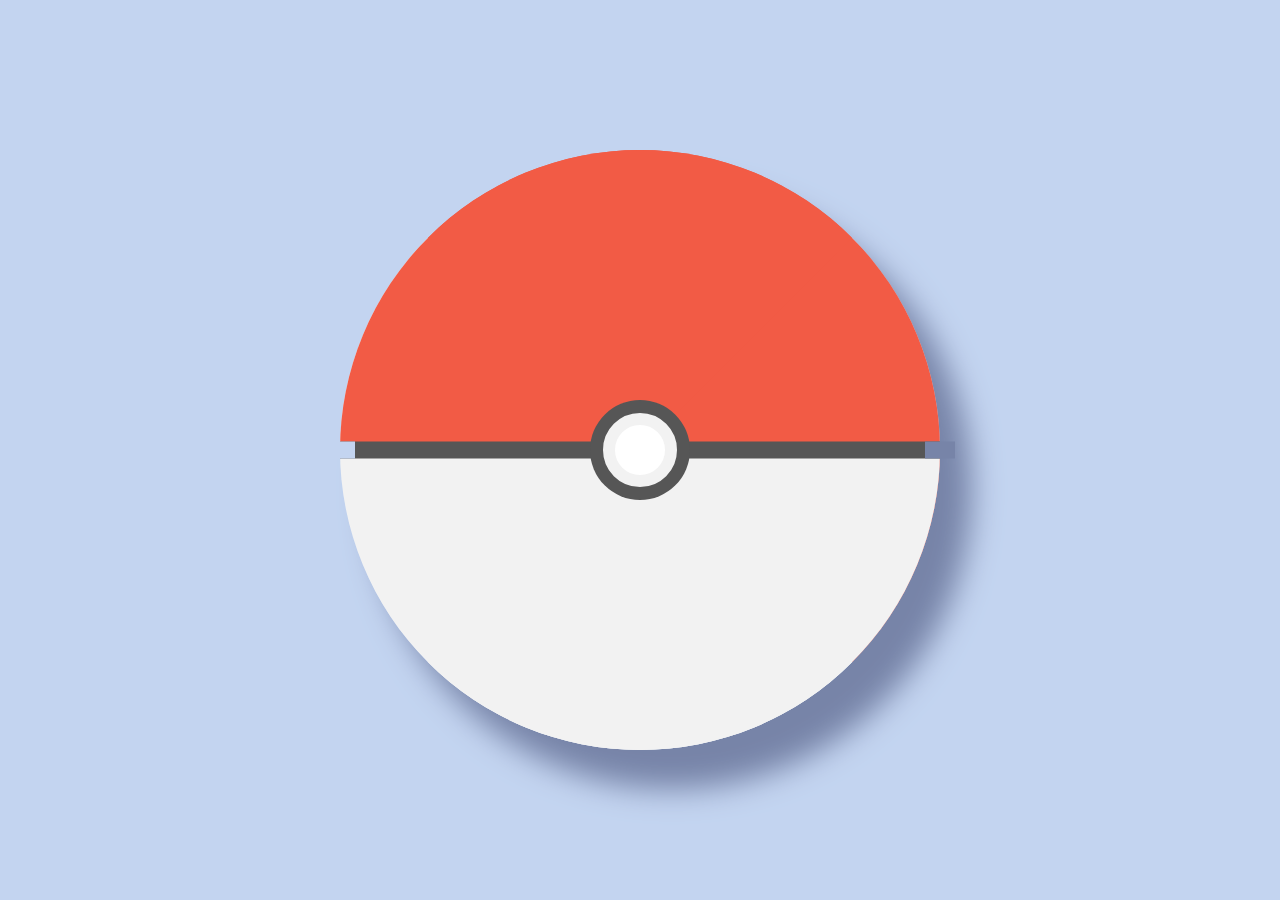
<file: index2.html>
<!DOCTYPE html>
<html lang="en">
<head>
    <meta charset="UTF-8">
    <meta http-equiv="X-UA-Compatible" content="IE=edge">
    <meta name="viewport" content="width=device-width, initial-scale=1.0">
    <link rel="stylesheet" href="style2.css">
    <title>pokemon</title>
</head>
<body>
    <div class="container">
        <div class="ball"></div>
        <div class="empty-sides"></div>
        <div class="button"></div>
    </div>
</body>
</html>
</file>
<file: style2.css>
body{
    color: #c3d4f0;
    background-color: currentColor;
 }

.container{
    position: absolute;
    left: 50%;
    top: 50%;
    transform: translate(-50%, -50%);
}

.ball {
    border-top: 300px solid #f25b45;
    border-left: 300px solid #f25b45;
    border-bottom: 300px solid #f2f2f2;
    border-right: 300px solid #f2f2f2;
    border-radius: 50%;
    transform: rotate(45deg);
    box-shadow: 50px 5px 30px #7784a8;
}

.ball::before {
    content: "";
    position: absolute;
    width: 600px;
    height: 17px;
    background-color: #565656;
    transform: translate(-50%, -50%) rotate(-45deg);
}

.empty-sides {
    position: absolute;
    width: 30px;
    height: 17px;
    background-color: currentColor;
    top: 50%;
    transform: translate(-50%, -50%);
    box-shadow: 600px 0 #7784a8;
}

.button {
    position: absolute;
    width: 100px;
    height: 100px;
    background-color: #565656;
    border-radius: 50%;
    top: 50%;
    left: 50%;
    transform: translate(-50%, -50%);
}

.button::before {
    content: "";
    position: absolute;
    width: 50px;
    height: 50px;
    background-color: white;
    border-radius: 50%;
    top: 50%;
    left: 50%;
    transform: translate(-50%, -50%);
    border: 12px solid #f2f2f2
}
</file>
